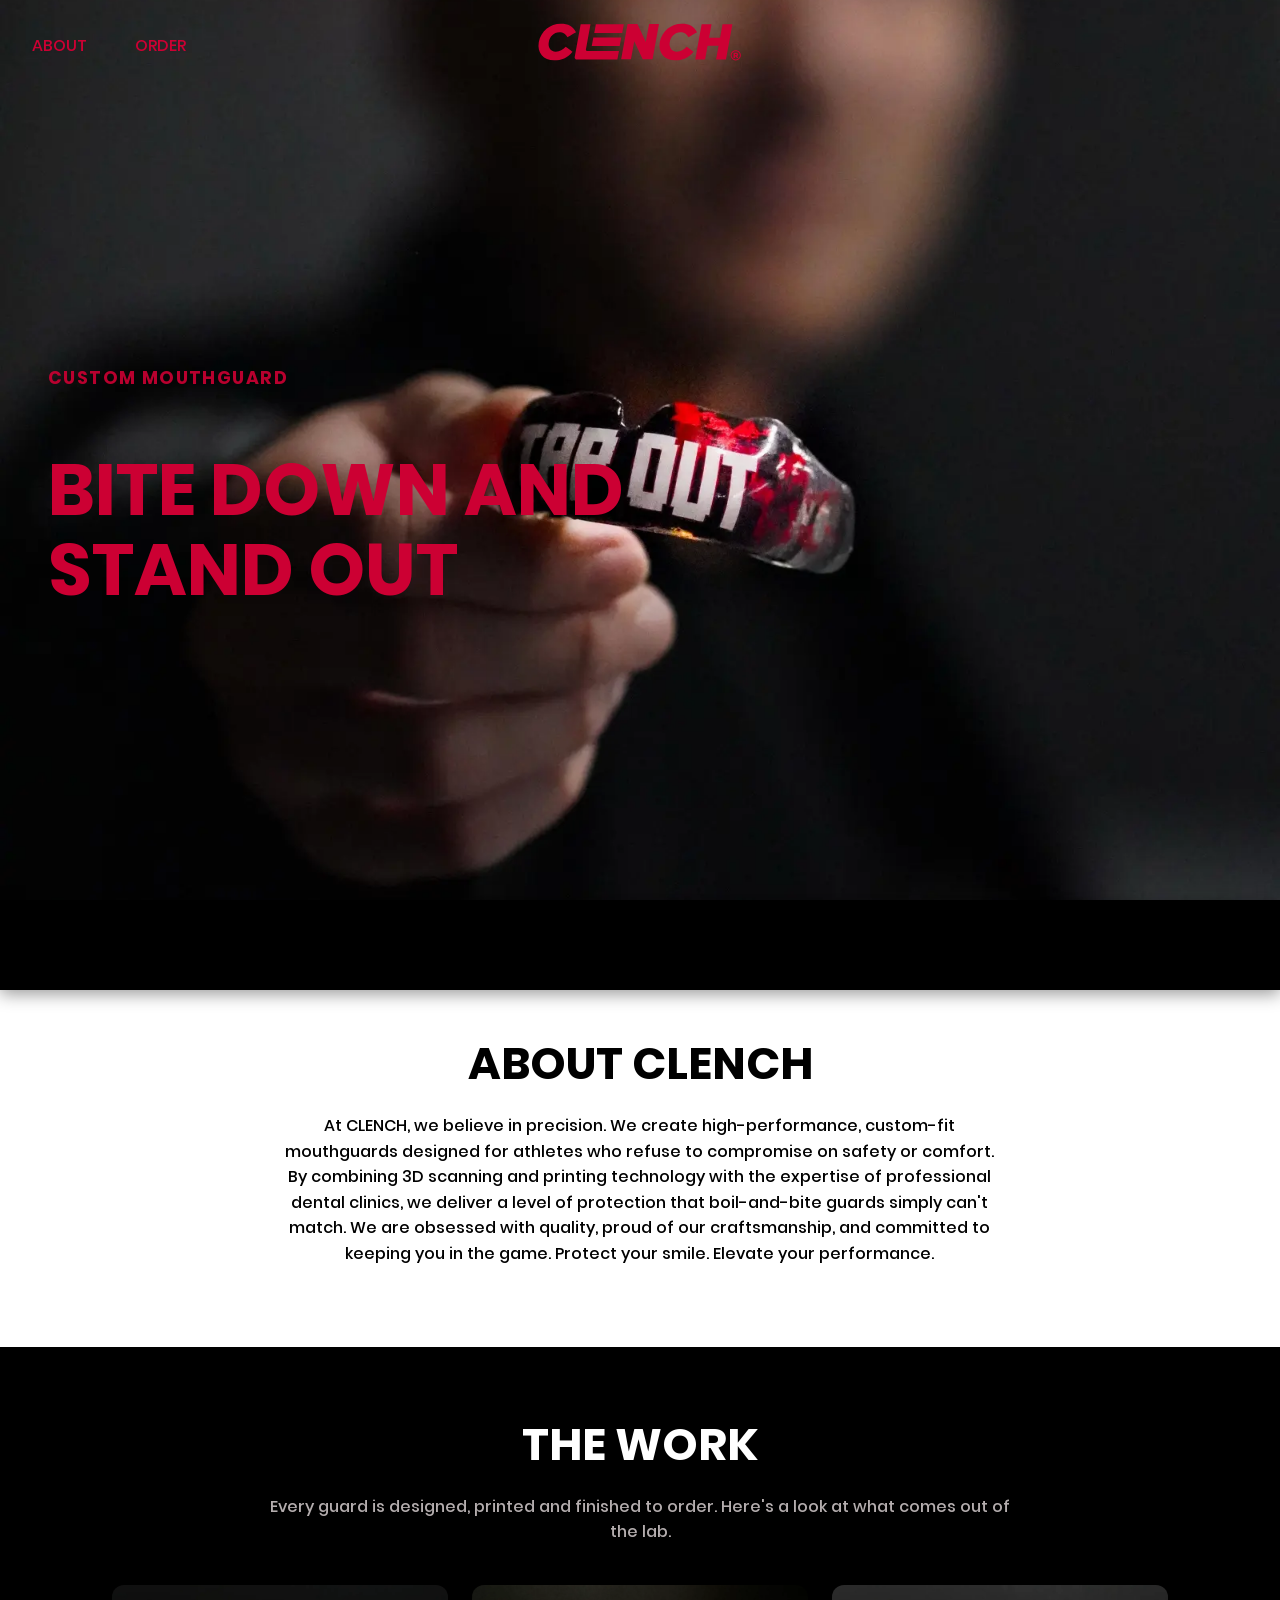
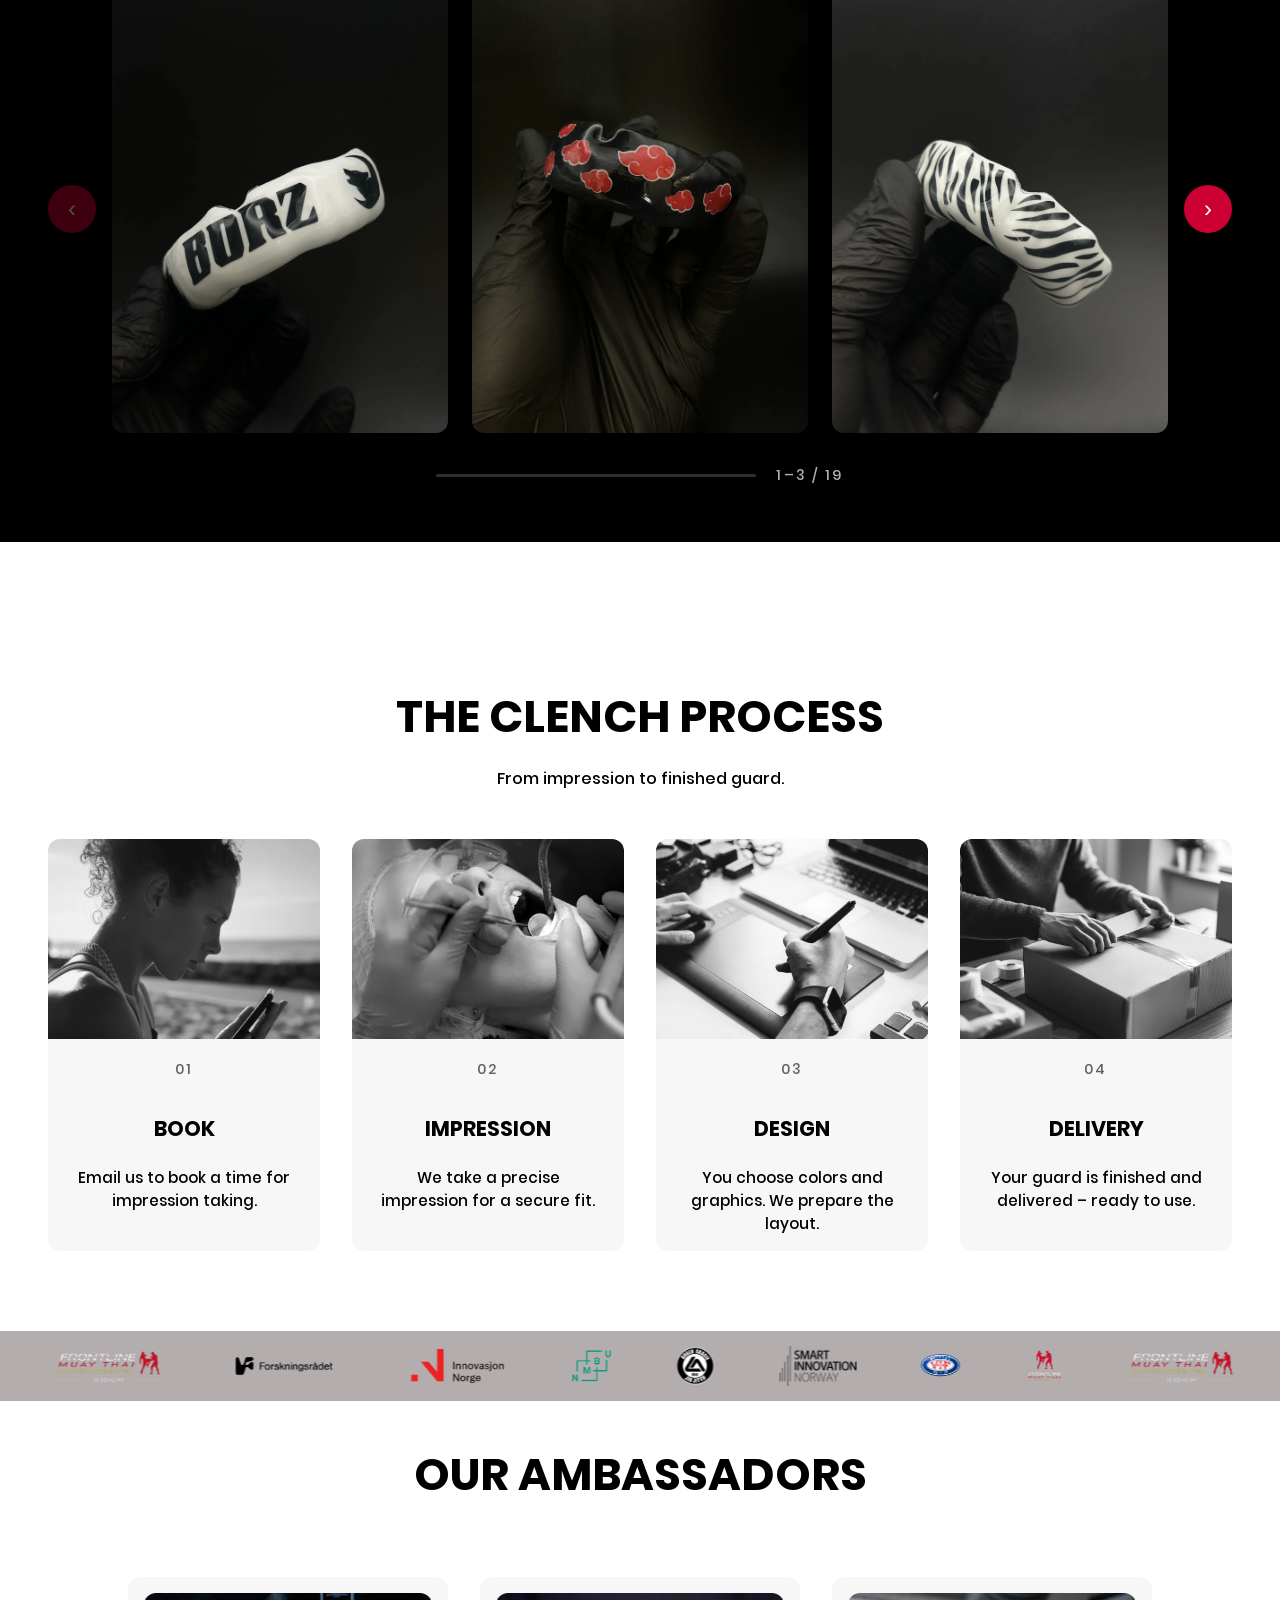
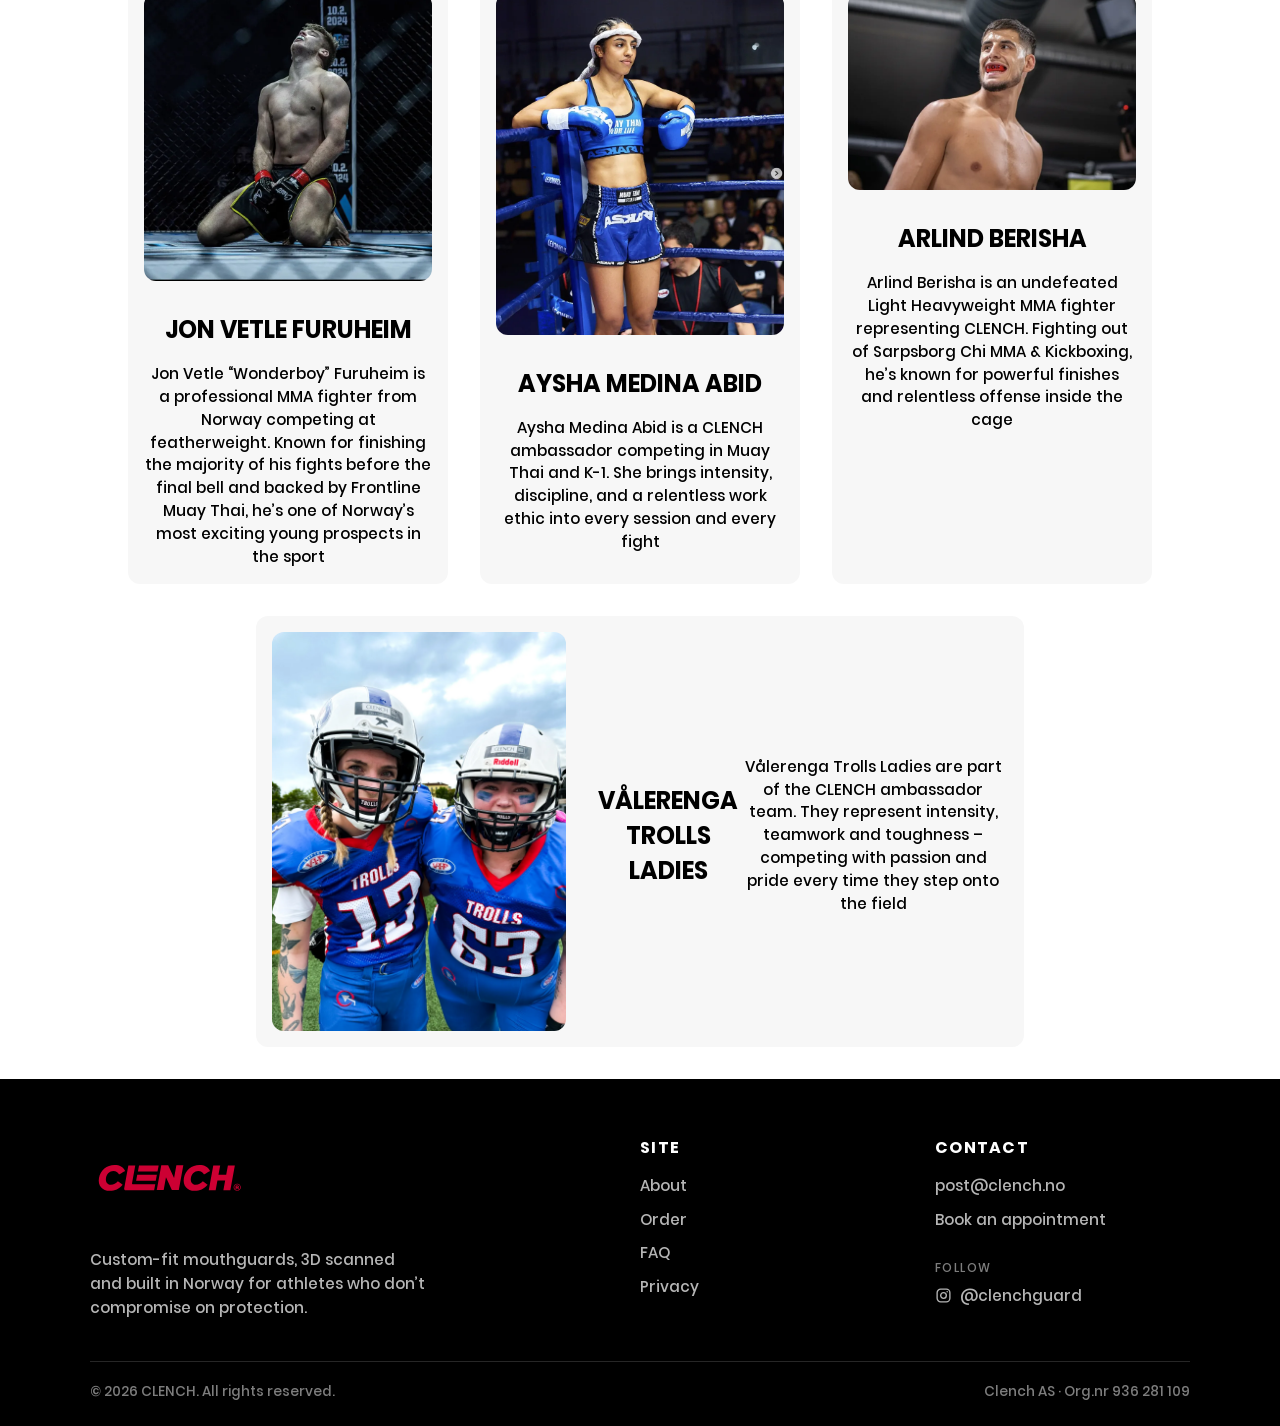
<file: index.html>
<!DOCTYPE html>
<html lang="en">
<head>
    <meta charset="UTF-8">
    <meta name="viewport" content="width=device-width, initial-scale=1.0">
    <link rel="stylesheet" href="base.css">
    <link rel="icon" type="image/x-icon" href="clench_r_red.svg">
    <title>Homepage</title>
</head>
<body>
    <div id="header-placeholder"></div>
    <script src="scripts/siteChrome.js"></script>

  <section
    class="hero"
    style="background-image: url('images/clench-op.webp');">

    <div class="hero-container">
      <p class="hero-kicker">CUSTOM MOUTHGUARD</p>
      <h1 class="hero-title">BITE DOWN AND STAND OUT</h1>
    </div>
  </section>

  <div class="black-bar"></div>

  <main class="main-content">
    <section id="about">
  <h2>ABOUT CLENCH</h2>

  <p class="about-intro">
    At CLENCH, we believe in precision. We create high-performance, custom-fit mouthguards designed for athletes who refuse to compromise on safety or comfort.

By combining  3D scanning and printing technology with the expertise of professional dental clinics, we deliver a level of protection that boil-and-bite guards simply can't match. We are obsessed with quality, proud of our craftsmanship, and committed to keeping you in the game.

Protect your smile. Elevate your performance.
  </p>
</section>

    <section id="gallery">
      <h2>THE WORK</h2>
      <p class="gallery-intro">
        Every guard is designed, printed and finished to order. Here's a look at what comes out of the lab.
      </p>

      <div class="carousel">
        <button type="button" class="carousel-btn" id="gallery-prev" aria-label="Previous images">&#8249;</button>
        <ul class="carousel-track" id="gallery-track" tabindex="0" aria-label="Mouthguard gallery"></ul>
        <button type="button" class="carousel-btn" id="gallery-next" aria-label="Next images">&#8250;</button>
      </div>

      <div class="carousel-meta">
        <div class="carousel-progress">
          <span class="carousel-progress-bar" id="gallery-progress"></span>
        </div>
        <p class="carousel-count">
          <span id="gallery-current">1</span> / <span id="gallery-total">0</span>
        </p>
      </div>
    </section>

    <section id="process" class="process-section">
      <h2>THE CLENCH PROCESS</h2>
      <p class="process-intro">From impression to finished guard.</p>

      <div class="process-steps">
        <article class="process-step">
          <img class="process-step-img" src="images/beach-runner.webp" alt="Beach runner" width="900" height="505" loading="lazy">
          <span class="process-step-number">01</span>
          <h3>BOOK</h3>
          <p>Email us to book a time for impression taking.</p>
        </article>
        <article class="process-step">
          <img class="process-step-img" src="images/dentist-curing.webp" alt="Dentist taking impression" width="900" height="589" loading="lazy">
          <span class="process-step-number">02</span>
          <h3>IMPRESSION</h3>
          <p>We take a precise impression for a secure fit.</p>
        </article>
        <article class="process-step">
          <img class="process-step-img" src="images/sketches-laptop.webp" alt="Design sketches" width="900" height="604" loading="lazy">
          <span class="process-step-number">03</span>
          <h3>DESIGN</h3>
          <p>You choose colors and graphics. We prepare the layout.</p>
        </article>
        <article class="process-step">
          <img class="process-step-img" src="images/person-packaging.webp" alt="Person packaging order" width="900" height="600" loading="lazy">
          <span class="process-step-number">04</span>
          <h3>DELIVERY</h3>
          <p>Your guard is finished and delivered – ready to use.</p>
        </article>
      </div>
    </section>

    <div class="banner-bar">
        <div class="banner-track" id="banner-track">
            <img src="samarbeid/fmt.webp" alt="FMT" loading="lazy">
            <img src="samarbeid/fmtjh.webp" alt="FMTJH" loading="lazy">
            <img src="samarbeid/forskningsradet.webp" alt="Forskningsrådet" loading="lazy">
            <img src="samarbeid/innovasjon.svg" alt="Innovasjon Norge" loading="lazy">
            <img src="samarbeid/nmbu.webp" alt="NMBU" loading="lazy">
            <img src="samarbeid/rga.webp" alt="RGA" loading="lazy">
            <img src="samarbeid/sin.webp" alt="SIN" loading="lazy">
            <img src="samarbeid/vif.webp" alt="VIF" loading="lazy">
        </div>
    </div>
    <section id="ambassadors">
        <h2>OUR AMBASSADORS</h2>
        <div class="ambassador-grid">
          <div class="ambassador-card">
            <img src="images/jonny.webp" alt="Ambassador 1" width="800" height="800" loading="lazy">
            <h3>JON VETLE FURUHEIM</h3>
            <p>Jon Vetle “Wonderboy” Furuheim is a professional MMA fighter from Norway competing at featherweight. Known for finishing the majority of his fights before the final bell and backed by Frontline Muay Thai, he’s one of Norway’s most exciting young prospects in the sport</p>
          </div>
          <div class="ambassador-card">
            <img src="images/aysha-kopi.webp" alt="Ambassador 2" width="800" height="949" loading="lazy">
            <h3>AYSHA MEDINA ABID</h3>
            <p>Aysha Medina Abid is a CLENCH ambassador competing in Muay Thai and K-1. She brings intensity, discipline, and a relentless work ethic into every session and every fight</p>
          </div>
          <div class="ambassador-card">
            <img src="images/arlind-kopi.webp" alt="Ambassador 3" width="800" height="548" loading="lazy">
            <h3>ARLIND BERISHA</h3>
            <p>Arlind Berisha is an undefeated Light Heavyweight MMA fighter representing CLENCH. Fighting out of Sarpsborg Chi MMA & Kickboxing, he’s known for powerful finishes and relentless offense inside the cage</p>
          </div>
        </div>
        <div class="ambassador-hero-card">
            <img src="images/img_7505-kopi.webp" alt="Ambassador 4" width="1200" height="1624" loading="lazy">
            <h3>VÅLERENGA TROLLS LADIES</h3>
            <p>Vålerenga Trolls Ladies are part of the CLENCH ambassador team. They represent intensity, teamwork and toughness – competing with passion and pride every time they step onto the field</p>
        </div>
    </section>


  </main>

  <div id="footer-placeholder"></div>

    <script src="scripts/index.js" defer></script>
</body>
</html>
</file>
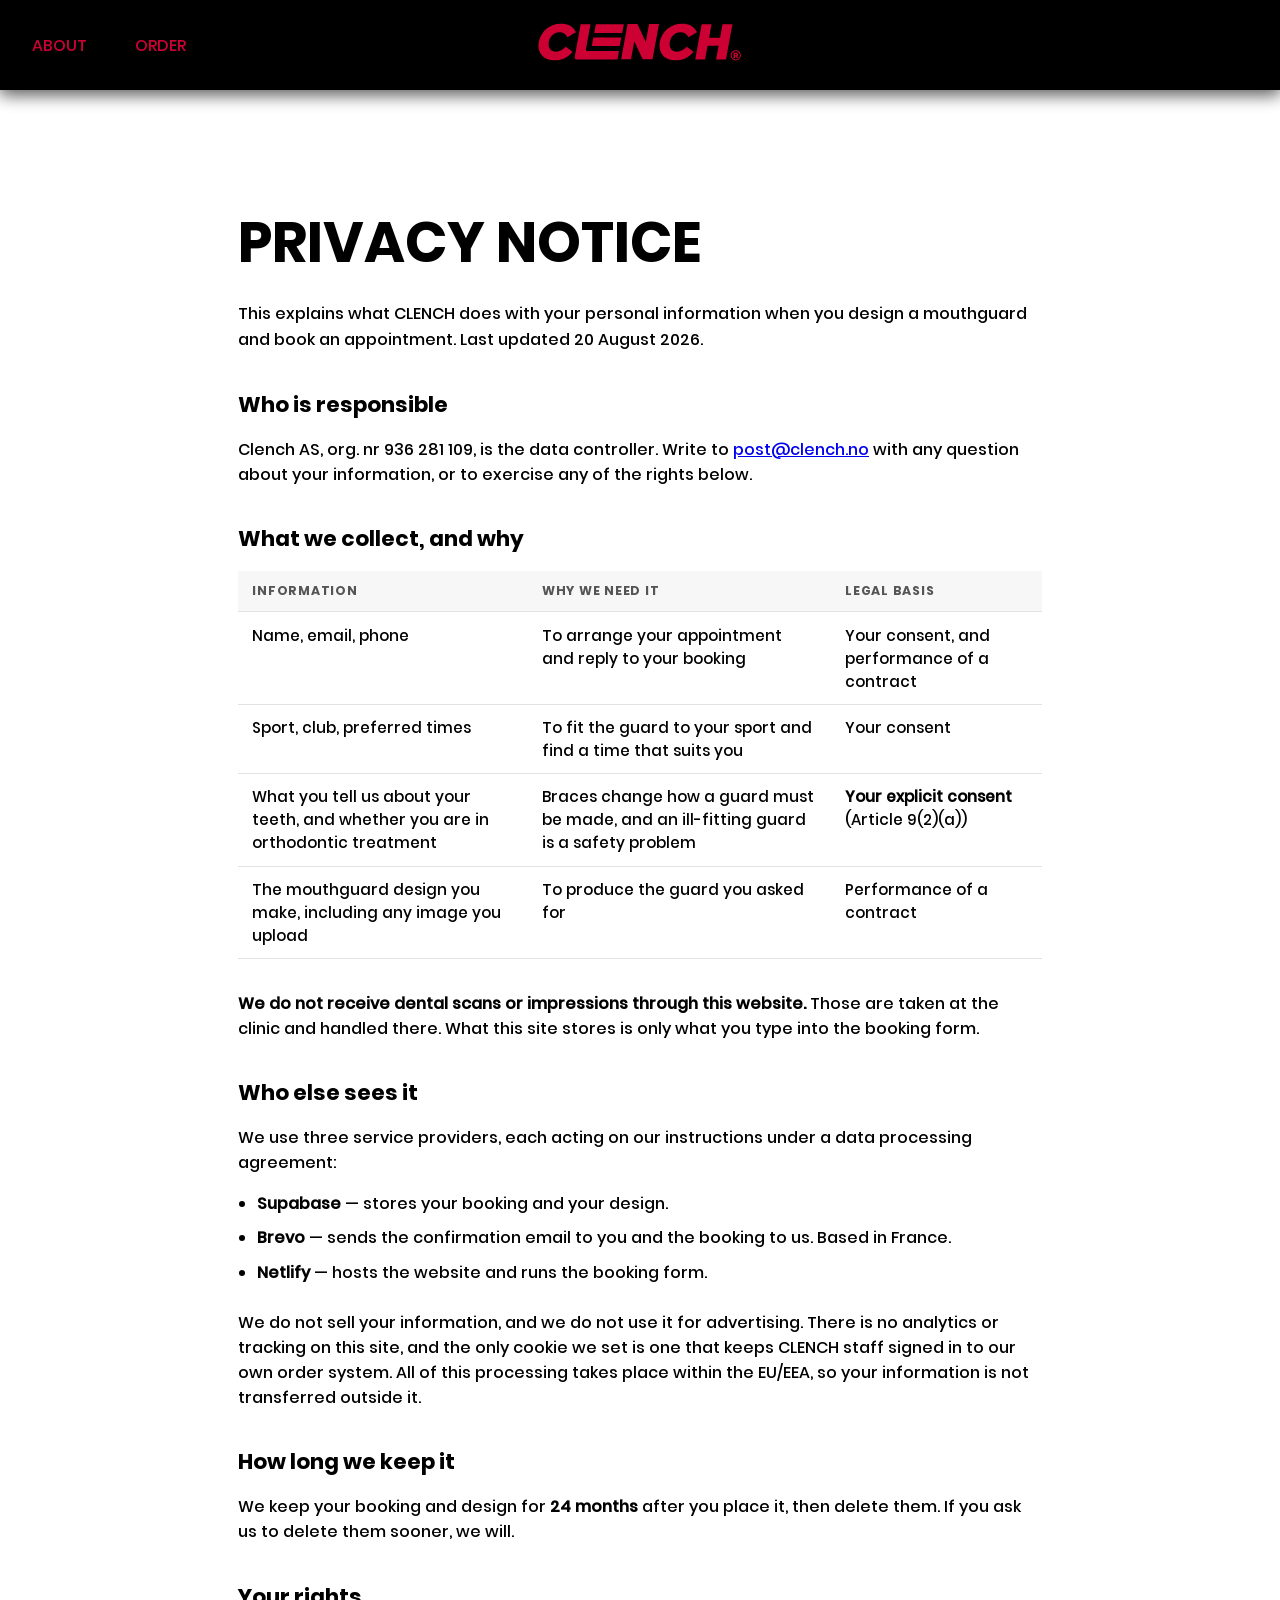
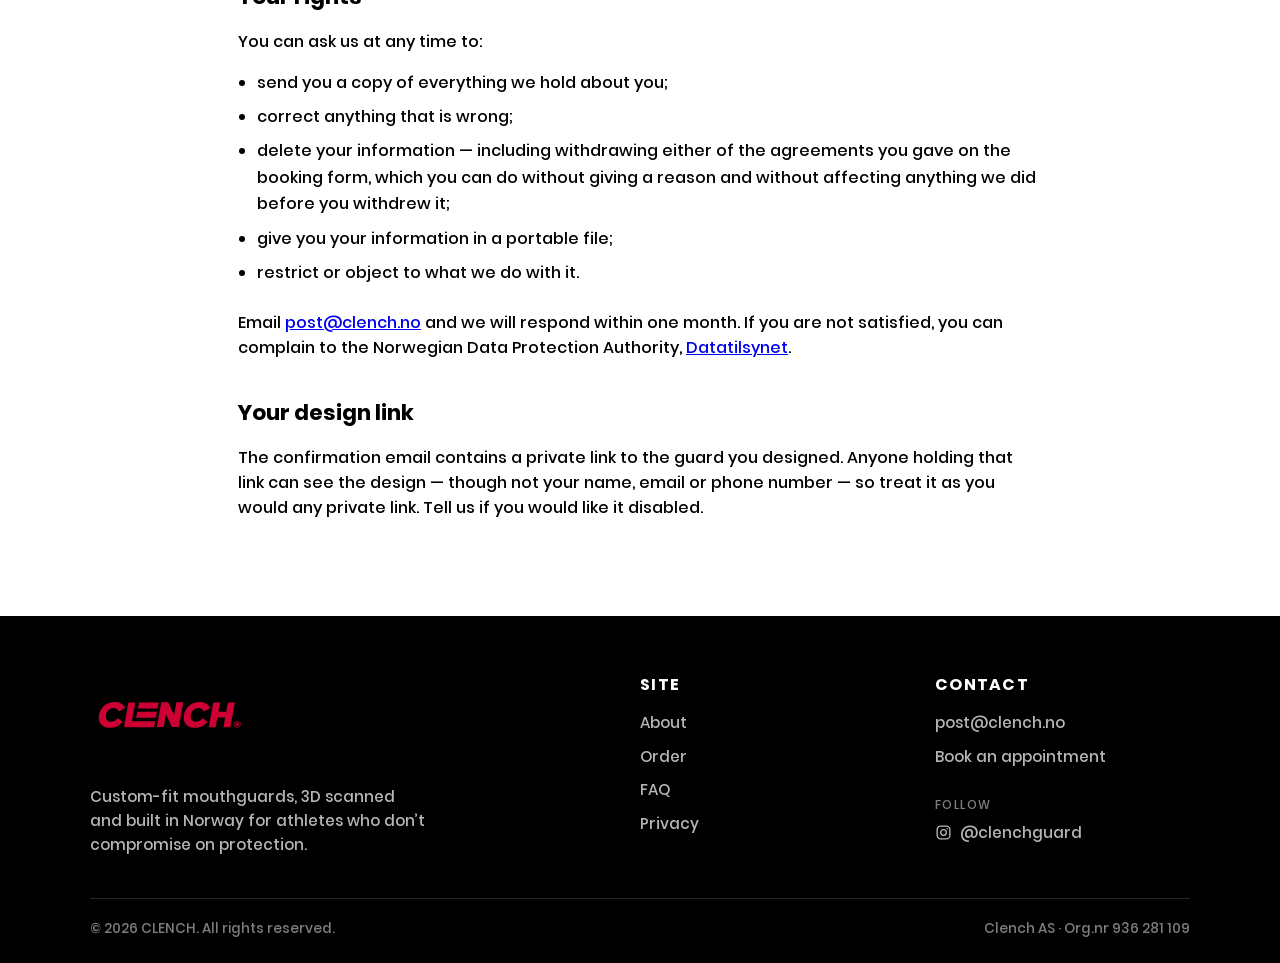
<file: privacy.html>
<!DOCTYPE html>
<html lang="en">
<head>
  <meta charset="UTF-8">
  <title>Privacy notice – CLENCH</title>
  <meta name="viewport" content="width=device-width, initial-scale=1.0">
  <link rel="stylesheet" href="base.css">
  <link rel="icon" type="image/x-icon" href="clench_r_red.svg">
</head>

<!--
  GDPR Article 13 notice. The retention period stated below must stay in step
  with RETENTION_MONTHS in netlify/functions/booking.js — they are currently
  both 24 months. Change one, change the other.
-->

<body class="order-page">
  <div id="header-placeholder"></div>
    <script src="scripts/siteChrome.js"></script>
  <div class="black-bar"></div>

  <main class="main-content">
    <section class="order-section">

      <h1>PRIVACY NOTICE</h1>

      <p class="order-intro">
        This explains what CLENCH does with your personal information when you
        design a mouthguard and book an appointment. Last updated 20 August 2026.
      </p>

      <h2>Who is responsible</h2>
      <p>
        Clench AS, org. nr 936&nbsp;281&nbsp;109, is the data controller.
        Write to <a href="mailto:post@clench.no">post@clench.no</a> with any
        question about your information, or to exercise any of the rights below.
      </p>

      <h2>What we collect, and why</h2>
      <table class="privacy-table">
        <thead>
          <tr><th>Information</th><th>Why we need it</th><th>Legal basis</th></tr>
        </thead>
        <tbody>
          <tr>
            <td>Name, email, phone</td>
            <td>To arrange your appointment and reply to your booking</td>
            <td>Your consent, and performance of a contract</td>
          </tr>
          <tr>
            <td>Sport, club, preferred times</td>
            <td>To fit the guard to your sport and find a time that suits you</td>
            <td>Your consent</td>
          </tr>
          <tr>
            <td>What you tell us about your teeth, and whether you are in
                orthodontic treatment</td>
            <td>Braces change how a guard must be made, and an ill-fitting guard
                is a safety problem</td>
            <td><strong>Your explicit consent</strong> (Article 9(2)(a))</td>
          </tr>
          <tr>
            <td>The mouthguard design you make, including any image you upload</td>
            <td>To produce the guard you asked for</td>
            <td>Performance of a contract</td>
          </tr>
        </tbody>
      </table>

      <p>
        <strong>We do not receive dental scans or impressions through this
        website.</strong> Those are taken at the clinic and handled there. What
        this site stores is only what you type into the booking form.
      </p>

      <h2>Who else sees it</h2>
      <p>
        We use three service providers, each acting on our instructions under a
        data processing agreement:
      </p>
      <ul class="privacy-list">
        <li><strong>Supabase</strong> — stores your booking and your design.</li>
        <li><strong>Brevo</strong> — sends the confirmation email to you and the
            booking to us. Based in France.</li>
        <li><strong>Netlify</strong> — hosts the website and runs the booking form.</li>
      </ul>
      <p>
        We do not sell your information, and we do not use it for advertising.
        There is no analytics or tracking on this site, and the only cookie we
        set is one that keeps CLENCH staff signed in to our own order system.
        All of this processing takes place within the EU/EEA, so your
        information is not transferred outside it.
      </p>

      <h2>How long we keep it</h2>
      <p>
        We keep your booking and design for <strong>24 months</strong> after
        you place it, then delete them. If you ask us to delete them sooner, we
        will.
      </p>

      <h2>Your rights</h2>
      <p>You can ask us at any time to:</p>
      <ul class="privacy-list">
        <li>send you a copy of everything we hold about you;</li>
        <li>correct anything that is wrong;</li>
        <li>delete your information — including withdrawing either of the
            agreements you gave on the booking form, which you can do without
            giving a reason and without affecting anything we did before you
            withdrew it;</li>
        <li>give you your information in a portable file;</li>
        <li>restrict or object to what we do with it.</li>
      </ul>
      <p>
        Email <a href="mailto:post@clench.no">post@clench.no</a> and we will
        respond within one month. If you are not satisfied, you can complain to
        the Norwegian Data Protection Authority,
        <a href="https://www.datatilsynet.no" target="_blank" rel="noopener">Datatilsynet</a>.
      </p>

      <h2>Your design link</h2>
      <p>
        The confirmation email contains a private link to the guard you designed.
        Anyone holding that link can see the design — though not your name, email
        or phone number — so treat it as you would any private link. Tell us if
        you would like it disabled.
      </p>

    </section>
  </main>

  <div id="footer-placeholder"></div>
  <script src="scripts/index.js" defer></script>
</body>
</html>
</file>
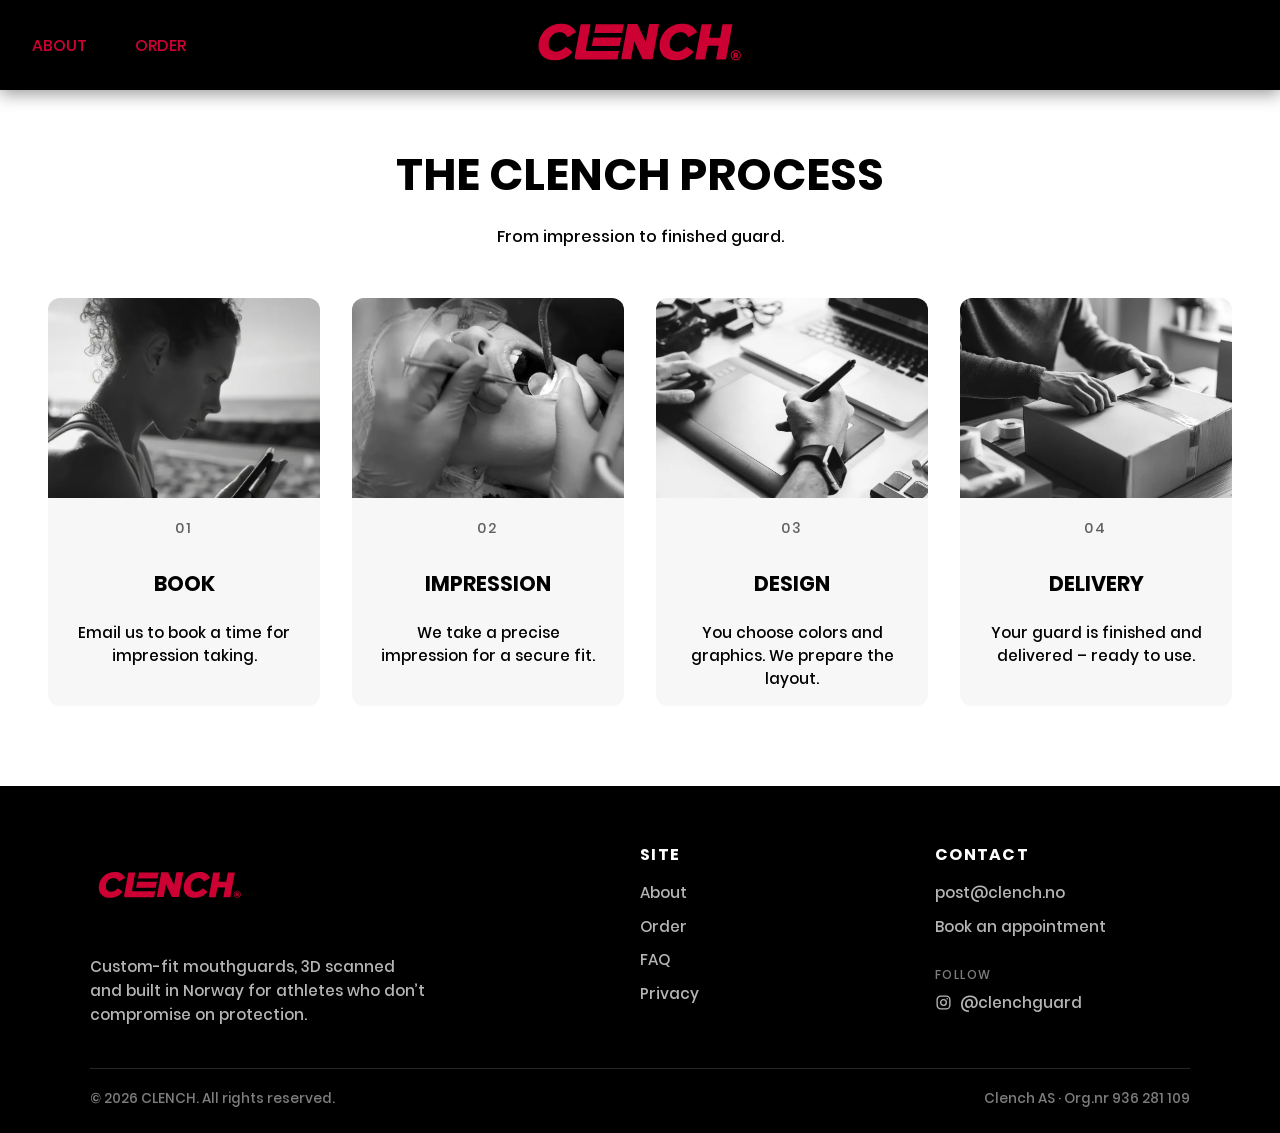
<file: process.html>
<!DOCTYPE html>
<html lang="en">
<head>
  <meta charset="UTF-8" />
  <meta name="viewport" content="width=device-width, initial-scale=1.0" />
  <link rel="stylesheet" href="base.css" />
  <link rel="icon" type="image/x-icon" href="clench_r_red.svg">
  <title>Process – CLENCH</title>
</head>
<body class="process-page">
  <div id="header-placeholder"></div>
    <script src="scripts/siteChrome.js"></script>

  <main class="main-content">
    <section id="process" class="process-section">
  <h1>THE CLENCH PROCESS</h1>
  <p class="process-intro">From impression to finished guard.</p>

  <div class="process-steps">
    <article class="process-step">
      <img class="process-step-img" src="images/beach-runner.webp" alt="Beach runner" width="900" height="505" loading="lazy">
      <span class="process-step-number">01</span>
      <h2>BOOK</h2>
      <p>Email us to book a time for impression taking.</p>
    </article>
    <article class="process-step">
      <img class="process-step-img" src="images/dentist-curing.webp" alt="Dentist taking impression" width="900" height="589" loading="lazy">
      <span class="process-step-number">02</span>
      <h2>IMPRESSION</h2>
      <p>We take a precise impression for a secure fit.</p>
    </article>
    <article class="process-step">
      <img class="process-step-img" src="images/sketches-laptop.webp" alt="Design sketches" width="900" height="604" loading="lazy">
      <span class="process-step-number">03</span>
      <h2>DESIGN</h2>
      <p>You choose colors and graphics. We prepare the layout.</p>
    </article>
    <article class="process-step">
      <img class="process-step-img" src="images/person-packaging.webp" alt="Person packaging order" width="900" height="600" loading="lazy">
      <span class="process-step-number">04</span>
      <h2>DELIVERY</h2>
      <p>Your guard is finished and delivered – ready to use.</p>
    </article>
  </div>
</section>

  </main>

  <div id="footer-placeholder"></div>

  <script src="scripts/index.js" defer></script>
</body>
</html>
</file>
<file: base.css>
*,
*::before,
*::after {
  box-sizing: border-box;
}
@font-face {
    font-family: "PoppinsBold";
    src: url("./fonts/poppins.bold.ttf") format("truetype");
    font-weight: 900;
}

@font-face {
    font-family: "PoppinsMedium";
    src: url("./fonts/poppins.medium.ttf") format("truetype");
    font-weight: 400;
}


body {
  margin: 0;
  padding: 0;
  font-family: "PoppinsMedium", system-ui, -apple-system, BlinkMacSystemFont, sans-serif;
}
h1, h2, h3, .logo {
  font-family: "PoppinsBold", system-ui, -apple-system, BlinkMacSystemFont, sans-serif;
}

.site-header {
  position: fixed;
  top: 0;
  left: 0;
  right: 0;
  height: 90px;

  display: grid;
  grid-template-columns: 1fr auto 1fr; 
  align-items: center;

  background: transparent;
  color: white;
  transition: background 0.3s ease, box-shadow 0.3s ease;

  padding: 0 2rem;
  z-index: 1000;
}

.faq-body p {
  margin-bottom: 12px;
}

.site-header.scrolled-black {
    margin: 0 auto; 
  background: #000000;
  box-shadow: 0 4px 16px rgba(0,0,0,0.4);
}

.logo {
  grid-column: 2;
  justify-self: center;     
  display: flex;
  align-items: center;
  overflow: hidden;
}

.logo img {
  display: block;
  height: 128px;                /* tweak size as you like */
  width: auto;
}


.main-nav {
  grid-column: 1;             
  justify-self: start;
  display: flex;
  gap: 1.5rem;
}

.main-nav a {
  margin-right: 1.5rem;
  font-family: "PoppinsMedium", sans-serif;
  text-decoration: none;
  color: #cc0033; 
}

.hamburger {
    display: none;
    grid-column: 1;
    justify-self: end;
    width: 32px;
    height: 32px;
    border: none;
    background: none;
    padding: 0;
    cursor: pointer;
}

.hamburger span {
    display: block;
    width: 100%;
    height: 3px;
    background-color: #cc0033;
    border-radius: 999px;
    margin-bottom: 5px;
    transition: transform 0.25s ease, opacity 0.25s ease;
}

.hamburger.active span:nth-child(1) {
    transform: translateY(8px) rotate(45deg);
}
.hamburger.active span:nth-child(2) {
    opacity: 0;
}
.hamburger.active span:nth-child(3) {
    transform: translateY(-8px) rotate(-45deg);
}

.mobile-nav {
  display: none;           
  position: absolute;
  top: 100%;
  left: 0;
  right: 0;
  background: #000000;
  padding: 0.75rem 1.5rem 1.25rem;
  border-bottom-left-radius: 12px;
  border-bottom-right-radius: 12px;
}

.mobile-nav a {
  display: block;
  padding: 0.5rem 0;
  text-decoration: none;
  color: #cccccc;
  font-family: "PoppinsMedium", sans-serif;
}

.site-header.menu-open .mobile-nav {
  display: block;
}

.hero {
  height: 100vh;
  background-size: cover;
  background-position: center;
  background-repeat: no-repeat;

  padding-top: 80px;

  display: flex;
  align-items: center;
  justify-content: flex-start;
  padding-left: 3rem;
}

.hero-container {
  max-width: 600px;
  color: #cc0033;
}


.hero-kicker {
  font-size: 1.1rem;
  font-weight: 700;
  font-family: "PoppinsBold", sans-serif;
  letter-spacing: 0.08em;
  text-transform: uppercase;
  margin-bottom: 1rem;
  opacity: 0.9;
}

.hero-title {
  font-size: clamp(2.5rem, 5vw + 1rem, 4.5rem);
  line-height: 1.1;
  font-weight: 900;
  margin-bottom: 1.5rem;
  font-family: "PoppinsBold", sans-serif;
}

.black-bar {
  height: 90px;
  width: 100%;
  background-color: #000000;
  box-shadow: 0 4px 16px rgba(0,0,0,0.4);
}

#about {
  text-align: center;
  padding-left : 3rem;
  padding-right : 3rem;
  padding-bottom: 3rem;
}

#about h2 {
  font-size: 2.8rem;
  margin-bottom: 1rem;
  margin-top: 2.5rem;
}

.about-intro {
  width: clamp(250px, 60%, 800px);
  margin: 0 auto 2rem;
  line-height: 1.6;
  
}

.about-gallery {
  display: grid;
  grid-template-columns: repeat(auto-fit, minmax(180px, 1fr));
  gap: 2rem;
}

.about-gallery img {
  width: 100%;
  border-radius: 12px;
  transition: transform 0.25s ease, opacity 0.25s ease, box-shadow 0.25s ease;
}

.about-gallery img:hover {
  transform: scale(1.06) translateY(-4px);
  box-shadow: 0 14px 35px rgba(0,0,0,0.35);
}

.about-gallery:hover img:not(:hover) {
  opacity: 0.65;
}


.banner-bar{
    height: 70px;
    width: 100%;
    background-color: #b4adae;
    display: flex;
    flex-direction: row;
    align-items: center;
    overflow: hidden;
}

.banner-track{
    display: flex;
    gap: 4rem;
    width: max-content;
    will-change: transform;
}

.banner-bar img{
    height: 40px;
    width: auto;
    object-fit: contain;
    flex-shrink: 0;
    z-index: 10
}

#ambassadors{
    display: flex;
    flex-direction: column;
    align-items: center;
}
#ambassadors h2{
    margin-top: 2.5rem;
    font-size: 2.8rem;
    color: #000000;
    font-family: "PoppinsBold", sans-serif;
}

#ambassadors h3{
    margin-top: 1.5rem;
    margin-bottom: 1rem;
    font-size: 1.5rem;
    color: #000000;
    font-family: "PoppinsBold", sans-serif;
}

.ambassador-grid{
    display: grid;
    grid-template-columns: repeat(3, 1fr);
    gap: 2rem;
    width: 80%;
    padding: 2rem 0;
}

.ambassador-card{
    border-radius: 12px;
    padding: 1rem;
    text-align: center;
}
.ambassador-card img{
    width: 100%;
    height: auto;
    border-radius: 12px;
}

.ambassador-hero-card{
    border-radius: 12px;
    padding: 1rem;
    text-align: center;
    width: 60%;
    margin-bottom: 2rem;
    display: flex;
    flex-direction: row;
    align-items: center;
}
.ambassador-hero-card h3{
    text-align: center;
}
.ambassador-hero-card img{
    width: 40%;
    height: auto;
    border-radius: 12px;
    margin-right: 2rem;
}

.ambassador-card p,
.ambassador-hero-card p {
  font-size: 0.95rem;
  line-height: 1.5;
  margin: 0.5rem 0 0;
}

.ambassador-card,
.ambassador-hero-card {
  background: #f7f7f7;
}

/*======== END ABOUT SECTION ========*/

/* ========== GALLERY CAROUSEL ========== */

#gallery {
  background: #000000;
  padding: 4rem 0 3.5rem;
  text-align: center;
  color: #ffffff;
}

#gallery h2 {
  font-size: 2.8rem;
  margin: 0 0 1rem;
  color: #ffffff;
}

.gallery-intro {
  width: clamp(250px, 60%, 800px);
  margin: 0 auto 2.5rem;
  line-height: 1.6;
  color: #b4adae;
}

.carousel {
  display: flex;
  align-items: center;
  gap: 1rem;
  padding: 0 3rem;
}

.carousel-track {
  flex: 1 1 auto;
  min-width: 0;                 /* let the flex child actually shrink */
  display: flex;
  gap: 1.5rem;
  margin: 0;
  padding: 0;
  list-style: none;
  overflow-x: auto;
  scroll-snap-type: x mandatory;
  scroll-behavior: smooth;
  scrollbar-width: none;
  -ms-overflow-style: none;
}

.carousel-track::-webkit-scrollbar {
  display: none;
}

.carousel-slide {
  flex: 0 0 calc((100% - 3rem) / 3);   /* 3 up, minus the 2 gaps */
  scroll-snap-align: start;
}

.carousel-slide img {
  display: block;
  width: 100%;
  aspect-ratio: 3 / 4;      /* the shots are portrait */
  object-fit: cover;
  border-radius: 12px;
  transition: transform 0.25s ease, opacity 0.25s ease, box-shadow 0.25s ease;
}

.carousel-slide img:hover {
  transform: translateY(-4px);
  box-shadow: 0 14px 35px rgba(0, 0, 0, 0.55);
}

.carousel-track:hover .carousel-slide img:not(:hover) {
  opacity: 0.65;
}

.carousel-btn {
  flex: 0 0 auto;
  width: 48px;
  height: 48px;
  display: grid;
  place-items: center;
  border: none;
  border-radius: 999px;
  background: #cc0033;
  color: #ffffff;
  font-size: 1.5rem;
  line-height: 1;
  cursor: pointer;
  transition: transform 0.2s ease, box-shadow 0.2s ease, opacity 0.2s ease;
}

.carousel-btn:hover:not(:disabled) {
  transform: translateY(-3px);
  box-shadow: 0 10px 25px rgba(0, 0, 0, 0.45);
}

.carousel-btn:disabled {
  opacity: 0.3;
  cursor: default;
}

.carousel-meta {
  display: flex;
  align-items: center;
  justify-content: center;
  gap: 1.25rem;
  margin-top: 2rem;
  padding: 0 3rem;
}

.carousel-progress {
  width: min(320px, 40%);
  height: 3px;
  background: rgba(255, 255, 255, 0.18);
  border-radius: 999px;
  overflow: hidden;
}

.carousel-progress-bar {
  display: block;
  height: 100%;
  width: 0;
  background: #cc0033;
  border-radius: 999px;
  transition: width 0.2s ease;
}

.carousel-count {
  margin: 0;
  font-size: 0.9rem;
  letter-spacing: 0.16em;
  text-transform: uppercase;
  color: #b4adae;
}

/* 3 up -> 2 up on smaller desktops / tablets */
@media (max-width: 1100px) and (min-width: 769px) {
  .carousel-slide {
    flex: 0 0 calc((100% - 1.5rem) / 2);
  }
}

@media (max-width: 768px) {
  #gallery {
    padding: 2.5rem 0 3rem;
  }

  #gallery h2 {
    font-size: 2.2rem;
    padding: 0 1.5rem;
  }

  .gallery-intro {
    width: 100%;
    padding: 0 1.5rem;
    margin-bottom: 1.75rem;
  }

  /* swipe replaces the arrows on touch */
  .carousel {
    padding: 0 1.5rem;
    gap: 0;
  }

  .carousel-btn {
    display: none;
  }

  .carousel-track {
    gap: 1rem;
  }

  .carousel-slide {
    flex: 0 0 100%;
  }

  .carousel-meta {
    margin-top: 1.5rem;
    padding: 0 1.5rem;
  }
}

@media (prefers-reduced-motion: reduce) {
  .carousel-track {
    scroll-behavior: auto;
  }
}

/*======== END GALLERY CAROUSEL ========*/

/* ========== PROCESS PAGE ========== */

.process-section {
  margin-top: 2.5rem;
  padding: 4rem 3rem 5rem;
  text-align: center;      /* matches #about / #gallery / #ambassadors */
  overflow: hidden;
}

/* h2 on the homepage (the hero owns the h1); h1 on the standalone process page */
.process-section > h1,
.process-section > h2 {
  font-size: 2.8rem;
  margin-bottom: 1rem;
}

.process-intro {
  max-width: 640px;
  margin: 0 auto 3rem;
  line-height: 1.6;
}

.process-steps {
  display: grid;
  grid-template-columns: repeat(4, minmax(0, 1fr));
  gap: 2rem;
}

.process-step {
  background: #f7f7f7;
  border-radius: 12px;
  padding: 0;
  position: relative;
  overflow: hidden;
  transition: transform 0.2s ease, box-shadow 0.2s ease;
  display: flex;
  flex-direction: column;
}

.process-step-img {
  width: 100%;
  height: 200px;
  object-fit: cover;
  display: block;
  flex-shrink: 0;
}

.process-step-number,
.process-step h2,
.process-step h3,
.process-step p {
  padding-left: 1.5rem;
  padding-right: 1.5rem;
}

.process-step-number {
  padding-top: 1.25rem;
}

.process-step-number {
  font-size: 0.9rem;
  letter-spacing: 0.16em;
  text-transform: uppercase;
  opacity: 0.6;
  display: block;
  margin-bottom: 0.75rem;
}

.process-step h2,
.process-step h3 {
  font-size: 1.3rem;
  margin-bottom: 0.5rem;
}

.process-step p {
  font-size: 0.95rem;
  line-height: 1.5;
}

.process-note {
  margin-top: 3rem;
  font-size: 0.95rem;
}

.process-note a {
  color: #ff2a39;
  text-decoration: none;
  border-bottom: 1px solid transparent;
  transition: border-color 0.2s ease;
}

.process-note a:hover {
  border-color: #ff2a39;
}

.process-page .site-header {
  background: #000000 !important;
  box-shadow: 0 4px 16px rgba(0,0,0,0.4);
}

/* ===== ORDER PAGE ===== */

.order-page .black-bar {
  height: 90px;
}

@media (max-width: 768px) {
  .order-page .black-bar {
    height: 64px;
  }
}

.order-section {
  padding: 4rem 3rem 5rem;
  max-width: 900px;
  margin: 0 auto;
}

.order-section h1 {
  font-size: 3.5rem;
  margin-bottom: 1rem;
}

.order-intro {
  line-height: 1.6;
  margin-bottom: 2rem;
}

.order-cta {
  margin: 2rem 0;
  text-align: center;
}

.order-button {
  display: inline-block;
  padding: 0.9rem 2rem;
  background: #ff2a39;
  color: white;
  border-radius: 12px;
  text-decoration: none;
  font-weight: 700;
  transition: transform 0.2s ease, box-shadow 0.2s ease;
}

.order-button:hover {
  transform: translateY(-3px);
  box-shadow: 0 10px 25px rgba(0,0,0,0.25);
}

.order-price {
  margin: 0.75rem 0 0;
  font-size: 1rem;
  letter-spacing: 0.05em;
  color: #555;
}

.order-list {
  margin-bottom: 2rem;
}

/* ----- ORDER FORM ----- */

.order-form {
  display: grid;
  gap: 1.25rem;
  margin-top: 2rem;
}

.order-form-trap {
  position: absolute;
  left: -9999px;
  width: 1px;
  height: 1px;
  overflow: hidden;
}

.form-row {
  display: grid;
  grid-template-columns: 1fr 1fr;
  gap: 1.25rem;
}

.form-field {
  display: grid;
  gap: 0.4rem;
  align-content: start;
  scroll-margin-top: 110px; /* clears the fixed header when a field is focused */
}

.form-field label {
  font-family: "PoppinsBold", sans-serif;
  font-size: 0.95rem;
}

.form-field .req {
  color: #ff2a39;
}

.form-field .opt {
  font-family: "PoppinsMedium", sans-serif;
  font-weight: 400;
  color: #777;
}

.order-form input[type="text"],
.order-form input[type="email"],
.order-form input[type="tel"],
.order-form select,
.order-form textarea {
  font-family: inherit;
  font-size: 1rem;
  color: #111;
  width: 100%;
  padding: 0.85rem 1rem;
  background: #f7f7f7;
  border: 1px solid #e2e2e2;
  border-radius: 12px;
  transition: border-color 0.2s ease, box-shadow 0.2s ease, background 0.2s ease;
}

.order-form textarea {
  resize: vertical;
  min-height: 3.5rem;
}

.order-form select {
  appearance: none;
  background-image: url("data:image/svg+xml;charset=UTF-8,%3Csvg xmlns='http://www.w3.org/2000/svg' viewBox='0 0 12 8'%3E%3Cpath fill='%23555' d='M1 1.5 6 6.5l5-5'/%3E%3C/svg%3E");
  background-repeat: no-repeat;
  background-position: right 1rem center;
  background-size: 12px;
  padding-right: 2.5rem;
  cursor: pointer;
}

.order-form input:focus,
.order-form select:focus,
.order-form textarea:focus {
  outline: none;
  background: #ffffff;
  border-color: #ff2a39;
  box-shadow: 0 0 0 3px rgba(255, 42, 57, 0.15);
}

.order-form input.has-error,
.order-form select.has-error,
.order-form textarea.has-error {
  border-color: #ff2a39;
  background: #fff5f5;
}

.field-error {
  margin: 0;
  min-height: 0;
  font-size: 0.85rem;
  color: #ff2a39;
}

.field-error:empty {
  display: none;
}

.form-fieldset {
  border: 1px solid #e2e2e2;
  border-radius: 12px;
  padding: 1rem 1.1rem 1.1rem;
  margin: 0;
  gap: 0.6rem;
}

.form-fieldset legend {
  font-family: "PoppinsBold", sans-serif;
  font-size: 0.95rem;
  padding: 0 0.4rem;
}

.order-form .choice {
  display: flex;
  align-items: flex-start;
  gap: 0.6rem;
  font-family: "PoppinsMedium", sans-serif;
  font-weight: 400;
  font-size: 0.95rem;
  line-height: 1.4;
  cursor: pointer;
}

.order-form .choice input {
  flex: none;
  width: 1.05rem;
  height: 1.05rem;
  margin: 0.1rem 0 0;
  accent-color: #ff2a39;
  cursor: pointer;
}

.order-form .order-button {
  border: none;
  font-family: "PoppinsBold", sans-serif;
  font-size: 1rem;
  letter-spacing: 0.03em;
  cursor: pointer;
}

.order-form .order-button:disabled {
  background: #999;
  cursor: not-allowed;
  transform: none;
  box-shadow: none;
}

.order-note {
  font-size: 0.9rem;
  color: #555;
}

.form-status {
  margin: 0;
  text-align: center;
  line-height: 1.5;
}

.form-status:empty {
  display: none;
}

.form-status.is-error {
  color: #ff2a39;
}

.form-status.is-success {
  padding: 1rem;
  background: #f2fbf4;
  border: 1px solid #b9e6c4;
  border-radius: 12px;
  color: #1c6b32;
}

.order-fallback {
  margin-top: 2rem;
  text-align: center;
}

.order-fallback a {
  color: #ff2a39;
}

.faq {
  margin-top: 3rem;
  scroll-margin-top: 110px; /* clears the fixed header when linked to as #faq */
}

.faq h2 {
  font-size: 2.8rem;
  margin-bottom: 1rem;
  text-align: center;
}

.faq-item {
  background: #f7f7f7;
  border-radius: 12px;
  padding: 0;
  margin: 0.75rem 0;
  overflow: hidden;
}

.faq-item summary {
  cursor: pointer;
  list-style: none;
  padding: 1rem 1.1rem;
  font-family: "PoppinsBold", sans-serif;
  display: flex;
  align-items: center;
  justify-content: space-between;
}

.faq-item summary::-webkit-details-marker {
  display: none;
}

.faq-item summary::after {
  content: "+";
  font-size: 1.2rem;
  opacity: 0.7;
}

.faq-item[open] summary::after {
  content: "–";
}

.faq-body {
  padding: 0 1.1rem 1.1rem;
  line-height: 1.6;
}

.faq-body ul {
  margin: 0.75rem 0 0;
  padding-left: 1.2rem;
}

.faq-body code {
  font-family: ui-monospace, SFMono-Regular, Menlo, monospace;
  font-size: 0.95em;
}






/* ========= MOBILE LAYOUT ========= */
@media (max-width: 768px) {

  html, body { overflow-x: hidden; }

  body {
    font-size: 16px;
  }

  /* HEADER */
  .site-header {
    display: flex;                 /* override grid */
    align-items: center;
    justify-content: center;       /* center the logo */
    height: 64px;                  /* fixed bar height */
    padding: 0 1.25rem;
    position: fixed;
    top: 0;
    left: 0;
    right: 0;
    background-color: #000000;
  }
  /* Hide desktop nav on phone */
  .main-nav {
    display: none;
  }

  /* Center logo */
  .logo {
    font-size: 1.4rem;
    text-align: center;
  }

  /* Show hamburger on phone */
  .hamburger {
    display: block;
    position: absolute;
    left: 1.25rem;
    top: 50%;
    transform: translateY(-50%);
  }

  .main-nav a {
    margin-right: 0;
    font-size: 0.9rem;
  }

  /* HERO */
  .hero {
    height: 100vh;                  /* a bit shorter on phones */
    padding-top: 80px;
    padding-left: 1.5rem;
    padding-right: 1.5rem;
    align-items: flex-end;         /* text closer to bottom */
    justify-content: center;
    text-align: center;
  }

  .hero-container {
    max-width: 100%;
  }

  .hero-kicker {
    font-size: 0.85rem;
    letter-spacing: 0.12em;
  }

  .hero-title {
    font-size: clamp(1.8rem, 7vw, 2.4rem);
  }
  .black-bar {
  height: 60px;
  width: 100%;
  background-color: #000000;
}

  /* ABOUT SECTION */
  #about {
    padding: 2rem 1.5rem;
  }

  #about h2 {
    font-size: 2.2rem;
    text-align: center;
  }

  .about-row {
    flex-direction: column;        /* STACK text + image */
    width: 100%;
    align-items: center;
    gap: 1.5rem;
    padding-top: 1.5rem;
  }

  .text-content-about,
  .image-content-about {
    width: 100%;
    height: auto;
    padding: 0;                    /* let padding come from parent */
    text-align: left;
  }

  .text-content-about p {
    font-size: 1rem;
  }

  /* BANNER */
  .banner-bar {
    height: 60px;
  }

  .banner-track {
    gap: 2.5rem;
  }

  .banner-bar img {
    height: 32px;
  }

  /* AMBASSADORS */
  #ambassadors h2 {
    font-size: 2.2rem;
    text-align: center;
    padding: 0 1.5rem;
  }

  #ambassadors h3 {
    font-size: 1.3rem;
  }

  .ambassador-grid {
    grid-template-columns: 1fr;    /* 3 → 1 column */
    width: 100%;
    padding: 1.5rem;
  }

  .ambassador-card {
    padding: 0.5rem;
  }

  /* HERO AMBASSADOR CARD */
.ambassador-hero-card {
  width: 100%;
  max-width: 100%;
  margin: 0 0 2rem;
  padding: 0.5rem;        /* same as .ambassador-card */
  display: block;         /* stop flex from doing weird stuff */
}

.ambassador-hero-card img {
  width: 100%;
  height: auto;
  margin-right: 0;
  margin-bottom: 1rem;
}

}

/* ========= MOBILE LAYOUT ========= */
@media (max-width: 768px) {

  html, body { overflow-x: hidden; }

  body {
    font-size: 16px;
  }

  /* HEADER */
  .site-header {
    display: flex;                 /* override grid */
    align-items: center;
    justify-content: center;       /* center the logo */
    height: 64px;                  /* fixed bar height */
    padding: 0 1.25rem;
    position: fixed;
    top: 0;
    left: 0;
    right: 0;
    background-color: #000000;
  }
  /* Hide desktop nav on phone */
  .main-nav {
    display: none;
  }

  /* Center logo */
  .logo {
    font-size: 1.4rem;
    text-align: center;
  }

  /* Show hamburger on phone */
  .hamburger {
    display: block;
    position: absolute;
    left: 1.25rem;
    top: 50%;
    transform: translateY(-50%);
  }

  .main-nav a {
    margin-right: 0;
    font-size: 0.9rem;
  }

  /* HERO */
  .hero {
    height: 100vh;                  /* a bit shorter on phones */
    padding-top: 80px;
    padding-left: 1.5rem;
    padding-right: 1.5rem;
    align-items: flex-end;         /* text closer to bottom */
    justify-content: center;
    text-align: center;
  }

  .hero-container {
    max-width: 100%;
  }

  .hero-kicker {
    font-size: 0.85rem;
    letter-spacing: 0.12em;
  }

  .hero-title {
    font-size: clamp(1.8rem, 7vw, 2.4rem);
  }
  .black-bar {
  height: 60px;
  width: 100%;
  background-color: #000000;
}

  /* ABOUT SECTION */
  #about {
    padding: 2rem 1.5rem;
  }

  #about h2 {
    font-size: 2.2rem;
    text-align: center;
  }

  .about-row {
    flex-direction: column;        /* STACK text + image */
    width: 100%;
    align-items: center;
    gap: 1.5rem;
    padding-top: 1.5rem;
  }

  .text-content-about,
  .image-content-about {
    width: 100%;
    height: auto;
    padding: 0;                    /* let padding come from parent */
    text-align: left;
  }

  .text-content-about p {
    font-size: 1rem;
  }

  /* BANNER */
  .banner-bar {
    height: 60px;
  }

  .banner-track {
    gap: 2.5rem;
  }

  .banner-bar img {
    height: 32px;
  }

  /* AMBASSADORS */
  #ambassadors h2 {
    font-size: 2.2rem;
    text-align: center;
    padding: 0 1.5rem;
  }

  #ambassadors h3 {
    font-size: 1.3rem;
  }

  .ambassador-grid {
    grid-template-columns: 1fr;    /* 3 → 1 column */
    width: 100%;
    padding: 1.5rem;
  }

  .ambassador-card {
    padding: 0.5rem;
  }

  /* HERO AMBASSADOR CARD */
.ambassador-hero-card {
  width: 100%;
  max-width: 100%;
  margin: 0 0 2rem;
  padding: 0.5rem;        /* same as .ambassador-card */
  display: block;         /* stop flex from doing weird stuff */
}

.ambassador-hero-card img {
  width: 100%;
  height: auto;
  margin-right: 0;
  margin-bottom: 1rem;
}

.process-section,
  .order-section {
    padding: 2.5rem 1.25rem 3rem ;
    margin-top: 1.5rem ;
    max-width: 100% ;
  }

  /* headings scale down */
  .order-section h1 {
    font-size: 2.4rem;
    line-height: 1.15;
    text-align: center;
  }

  .process-section > h1,
  .process-section > h2 {
    font-size: 2.2rem;      /* same as the other section headings on mobile */
    line-height: 1.15;
    text-align: center;
  }

  /* intro text */
  .process-intro,
  .order-intro {
    max-width: 100% ;
    margin: 0 auto 1.5rem ;
    text-align: center;
  }

  /* PROCESS: 4 columns -> 1 column */
  .process-steps {
    grid-template-columns: 1fr ;
    gap: 1rem ;
  }

  .process-step-number {
    padding-top: 1rem;
  }

  /* ORDER: make CTA & lists readable */
  .order-cta {
    margin: 1.25rem 0 ;
  }

  .order-button {
    width: 100%;
    max-width: 420px;
    text-align: center;
  }

  .order-list {
    padding-left: 1.25rem;
  }

  /* ORDER FORM: two columns -> one */
  .form-row {
    grid-template-columns: 1fr;
  }

  .order-price {
    text-align: center;
  }

  .order-form {
    text-align: left;
  }

  .order-form .order-button {
    width: 100%;
  }

  /* 16px keeps iOS from zooming in on focus */
  .order-form input,
  .order-form select,
  .order-form textarea {
    font-size: 1rem;
  }
}

/* ===== SITE FOOTER (shared, injected from footer.html) ===== */

.site-footer {
  background: #000000;
  color: #ffffff;
  padding: 3.5rem 3rem 0;
}

.footer-inner {
  max-width: 1100px;
  margin: 0 auto;
  display: grid;
  grid-template-columns: 2fr 1fr 1fr;
  gap: 2.5rem;
  padding-bottom: 2.5rem;
}

.footer-logo {
  width: 160px;
  height: auto;
  margin-bottom: 1rem;
}

.footer-brand p {
  margin: 0;
  max-width: 34ch;
  line-height: 1.6;
  color: #b5b5b5;
  font-size: 0.95rem;
}

.footer-col {
  display: flex;
  flex-direction: column;
  gap: 0.6rem;
}

.footer-col h2 {
  margin: 0 0 0.3rem;
  font-size: 1rem;
  letter-spacing: 0.08em;
  text-transform: uppercase;
  color: #ffffff;
}

.footer-col a,
.footer-social a {
  color: #b5b5b5;
  text-decoration: none;
  font-size: 0.95rem;
  width: fit-content;
  border-bottom: 1px solid transparent;
  transition: color 0.2s ease, border-color 0.2s ease;
}

.footer-col a:hover,
.footer-social a:hover,
.footer-col a:focus-visible {
  color: #ffffff;
  border-color: #ff2a39;
}

/* Sits apart from the contact links, under its own small caption */
.footer-social {
  display: flex;
  flex-direction: column;
  align-items: flex-start;
  gap: 0.45rem;
  margin-top: 1.1rem;
}

.footer-social .social-label {
  font-size: 0.75rem;
  letter-spacing: 0.12em;
  text-transform: uppercase;
  color: #7d7d7d;
}

.footer-social a {
  display: flex;
  align-items: center;
  gap: 0.5rem;
}

.footer-social svg {
  flex: none;
}

.footer-bottom {
  max-width: 1100px;
  margin: 0 auto;
  padding: 1.25rem 0 1.5rem;
  border-top: 1px solid #262626;
  display: flex;
  flex-wrap: wrap;
  justify-content: space-between;
  gap: 0.5rem;
}

.footer-bottom p {
  margin: 0;
  font-size: 0.85rem;
  color: #7d7d7d;
}

@media (max-width: 768px) {
  .site-footer {
    padding: 2.5rem 1.5rem 0;
    text-align: center;
  }

  .footer-inner {
    grid-template-columns: 1fr;
    gap: 2rem;
    padding-bottom: 2rem;
  }

  .footer-brand p {
    max-width: 100%;
  }

  .footer-col {
    align-items: center;
  }

  .footer-social {
    align-items: center;
  }

  .footer-logo {
    margin-left: auto;
    margin-right: auto;
  }

  .footer-bottom {
    justify-content: center;
    text-align: center;
  }
}

/* ----- THE DESIGN, ON THE ORDER PAGE -----
 *
 * Made on designer.html and carried over by scripts/designStore.js. Shown at
 * the top of the booking form so the customer can see what they're ordering
 * while they fill it in.
 */

.order-design {
  display: flex;
  align-items: center;
  gap: 1.5rem;
  margin: 2rem 0 2.5rem;
  padding: 1.25rem;
  background: #f7f7f7;
  border: 1px solid #e2e2e2;
  border-radius: 12px;
}

/* The thumbnail is rendered against the designer's dark backdrop, so it keeps
   a dark tile here rather than floating on the grey. */
.order-design-thumb {
  width: 190px;
  max-width: 40%;
  height: auto;
  flex-shrink: 0;
  border-radius: 8px;
  background: #1c1c1c;
}

.order-design-body h2 {
  margin: 0 0 0.35rem;
  font-size: 1.2rem;
  letter-spacing: 0.03em;
}

.order-design-body p {
  margin: 0 0 0.75rem;
  color: #555;
  line-height: 1.5;
}

.order-design-edit {
  color: #ff2a39;
  font-weight: 700;
  text-decoration: none;
  border-bottom: 2px solid transparent;
  transition: border-color 0.2s ease;
}

.order-design-edit:hover {
  border-bottom-color: #ff2a39;
}

/* Stands in for the whole form when there's no design to order. */
.order-missing {
  margin: 2rem 0;
  padding: 2.5rem 2rem;
  background: #f7f7f7;
  border: 1px solid #e2e2e2;
  border-radius: 12px;
  text-align: center;
}

.order-missing h2 {
  margin: 0 0 0.75rem;
  font-size: 1.5rem;
}

.order-missing p {
  margin: 0 auto 1.75rem;
  max-width: 46ch;
  line-height: 1.6;
  color: #555;
}

@media (max-width: 640px) {
  .order-design {
    flex-direction: column;
    align-items: flex-start;
  }

  .order-design-thumb {
    width: 100%;
    max-width: none;
  }
}

/* Placeholder while the design is read out of browser storage. */
.order-loading {
  margin: 2rem 0;
  padding: 2rem;
  background: #f7f7f7;
  border: 1px solid #e2e2e2;
  border-radius: 12px;
  text-align: center;
  color: #555;
}


/* Both pages show and hide sections with the `hidden` attribute. The browser's
 * default for it is display:none, but that is the weakest possible rule — any
 * author `display` here beats it, and the element stays on screen forever. This
 * puts it back. Without it, .signin (grid) and .order-design (flex) can never
 * be hidden. */
[hidden] { display: none !important; }

/* ----- PRIVACY NOTICE ----- */

.privacy-table {
  width: 100%;
  border-collapse: collapse;
  margin: 1rem 0 2rem;
  font-size: 0.95rem;
}

.privacy-table th,
.privacy-table td {
  text-align: left;
  padding: 0.7rem 0.9rem;
  border-bottom: 1px solid #e2e2e2;
  vertical-align: top;
}

.privacy-table th {
  font-family: "PoppinsBold", sans-serif;
  font-size: 0.78rem;
  letter-spacing: 0.06em;
  text-transform: uppercase;
  color: #555;
  background: #f7f7f7;
}

.privacy-list {
  margin: 0 0 1.5rem;
  padding-left: 1.2rem;
  line-height: 1.65;
}

.privacy-list li { margin-bottom: 0.5rem; }

.order-section h2 {
  margin: 2.2rem 0 0.6rem;
  font-size: 1.35rem;
}
</file>
